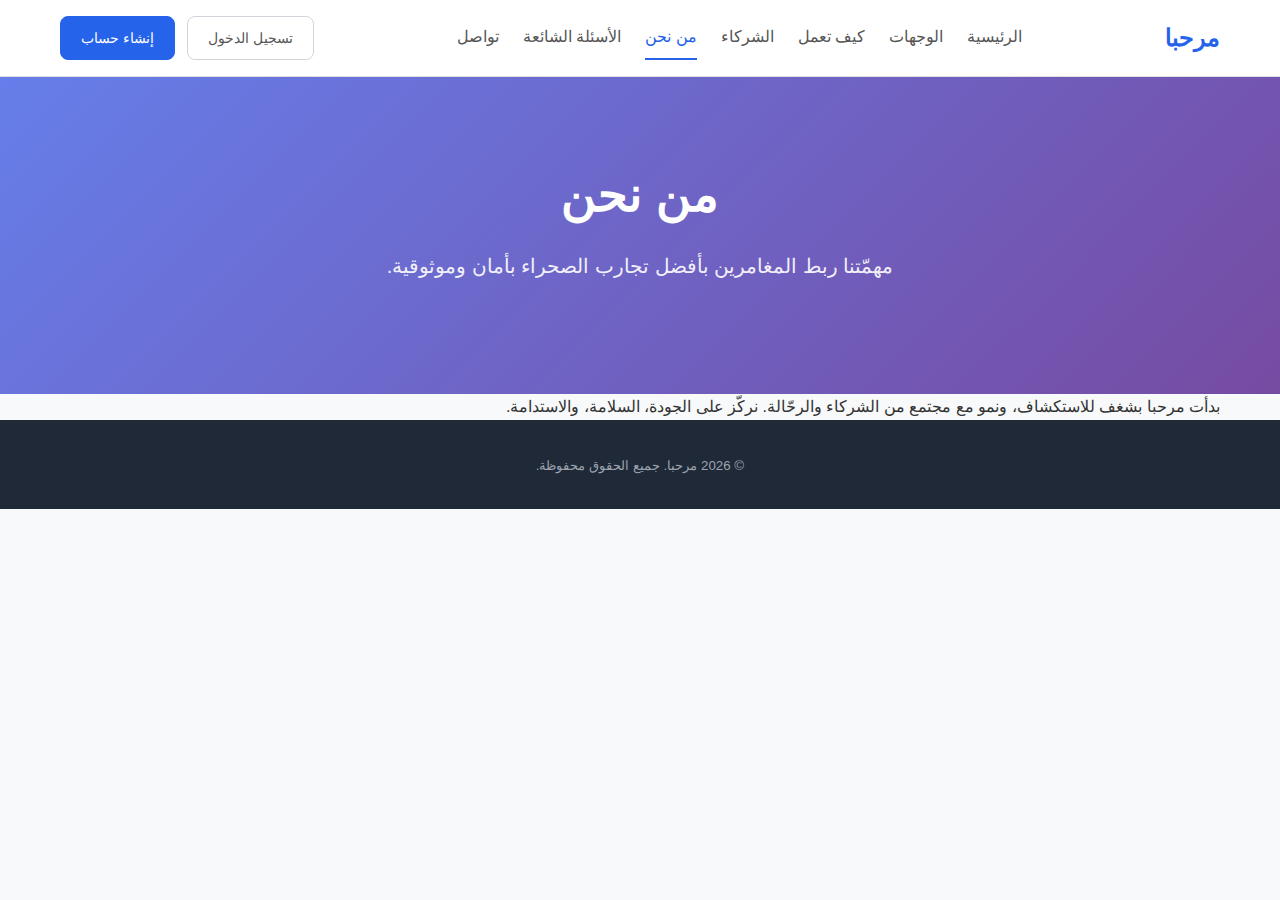
<file: site/about.html>
<!doctype html>
<html lang="ar" dir="rtl">
  <head>
    <meta charset="utf-8" />
    <meta name="viewport" content="width=device-width, initial-scale=1" />
    <title>من نحن — مرحبا</title>
    <link rel="stylesheet" href="./styles.css" />
  </head>
  <body>
    <header class="navbar">
      <div class="container" style="display:flex;align-items:center;justify-content:space-between;gap:12px;">
        <a href="./index.html" class="brand" data-i18n="brand.name">مرحبا</a>
        <nav class="inline-nav">
          <a href="./index.html" data-i18n="nav.home">الرئيسية</a>
          <a href="./destinations.html" data-i18n="nav.destinations">الوجهات</a>
          <a href="./how-it-works.html" data-i18n="nav.howItWorks">كيف تعمل</a>
          <a href="./partners.html" data-i18n="nav.partners">الشركاء</a>
          <a href="./about.html" data-i18n="nav.about" aria-current="page">من نحن</a>
          <a href="./faq.html" data-i18n="nav.faq">الأسئلة الشائعة</a>
          <a href="./contact.html" data-i18n="nav.contact">تواصل</a>
        </nav>
        <div class="buttons">
          <a class="btn btn--ghost" href="#" data-i18n="cta.signIn">تسجيل الدخول</a>
          <a class="btn btn--primary" href="#" data-i18n="cta.signUp">إنشاء حساب</a>
        </div>
      </div>
    </header>

    <section class="hero">
      <div class="container">
        <h1 data-i18n="page.about.title">من نحن</h1>
        <p class="lead" data-i18n="page.about.lead">مهمّتنا ربط المغامرين بأفضل تجارب الصحراء بأمان وموثوقية.</p>
      </div>
    </section>

    <main class="container">
      <p data-i18n="page.about.body">بدأت مرحبا بشغف للاستكشاف، ونمو مع مجتمع من الشركاء والرحّالة. نركّز على الجودة، السلامة، والاستدامة.</p>
    </main>

    <footer>
      <div class="container">
        <small data-i18n="footer.rights">© 2025 مرحبا. جميع الحقوق محفوظة.</small>
      </div>
    </footer>

    <script src="./scripts/i18n.js" data-i18n-auto data-locale="ar" data-path="./i18n/ar.json" defer></script>
  </body>
</html>
</file>
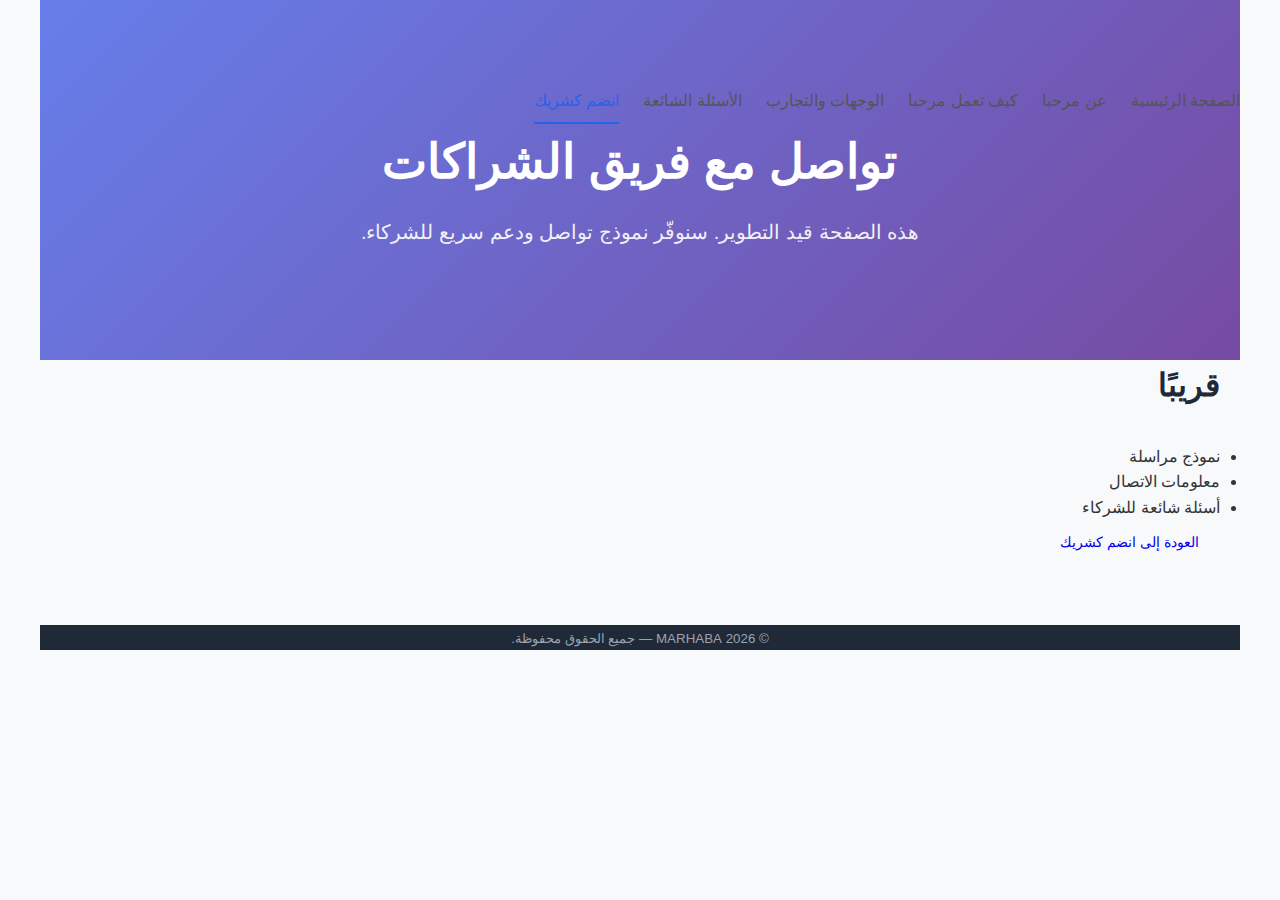
<file: site/contact.html>
<!doctype html>
<html lang="ar" dir="rtl">
  <head>
    <meta charset="utf-8" />
    <meta name="viewport" content="width=device-width, initial-scale=1" />
    <title>تواصل معنا — قريبًا</title>
    <meta name="description" content="نموذج تواصل فريق مرحبا — قريبًا." />
    <link rel="stylesheet" href="styles.css" />
  </head>
  <body>
    <header class="container hero">
      <nav class="inline-nav">
        <a href="./index.html">الصفحة الرئيسية</a>
        <a href="./about.html">عن مرحبا</a>
        <a href="./how-it-works.html">كيف تعمل مرحبا</a>
        <a href="./destinations.html">الوجهات والتجارب</a>
        <a href="./faq.html">الأسئلة الشائعة</a>
        <a href="./partners.html" aria-current="page">انضم كشريك</a>
      </nav>
      <h1>تواصل مع فريق الشراكات</h1>
      <p class="lead">هذه الصفحة قيد التطوير. سنوفّر نموذج تواصل ودعم سريع للشركاء.</p>
    </header>

    <main class="container">
      <section>
        <h2>قريبًا</h2>
        <ul>
          <li>نموذج مراسلة</li>
          <li>معلومات الاتصال</li>
          <li>أسئلة شائعة للشركاء</li>
        </ul>
        <div class="buttons">
          <a class="btn outline" href="./partners.html">العودة إلى انضم كشريك</a>
        </div>
      </section>
    </main>

    <footer class="container">
      <small>© <span id="y"></span> MARHABA — جميع الحقوق محفوظة.</small>
    </footer>

    <script>
      document.getElementById('y').textContent = new Date().getFullYear();
    </script>
  </body>
</html>
</file>
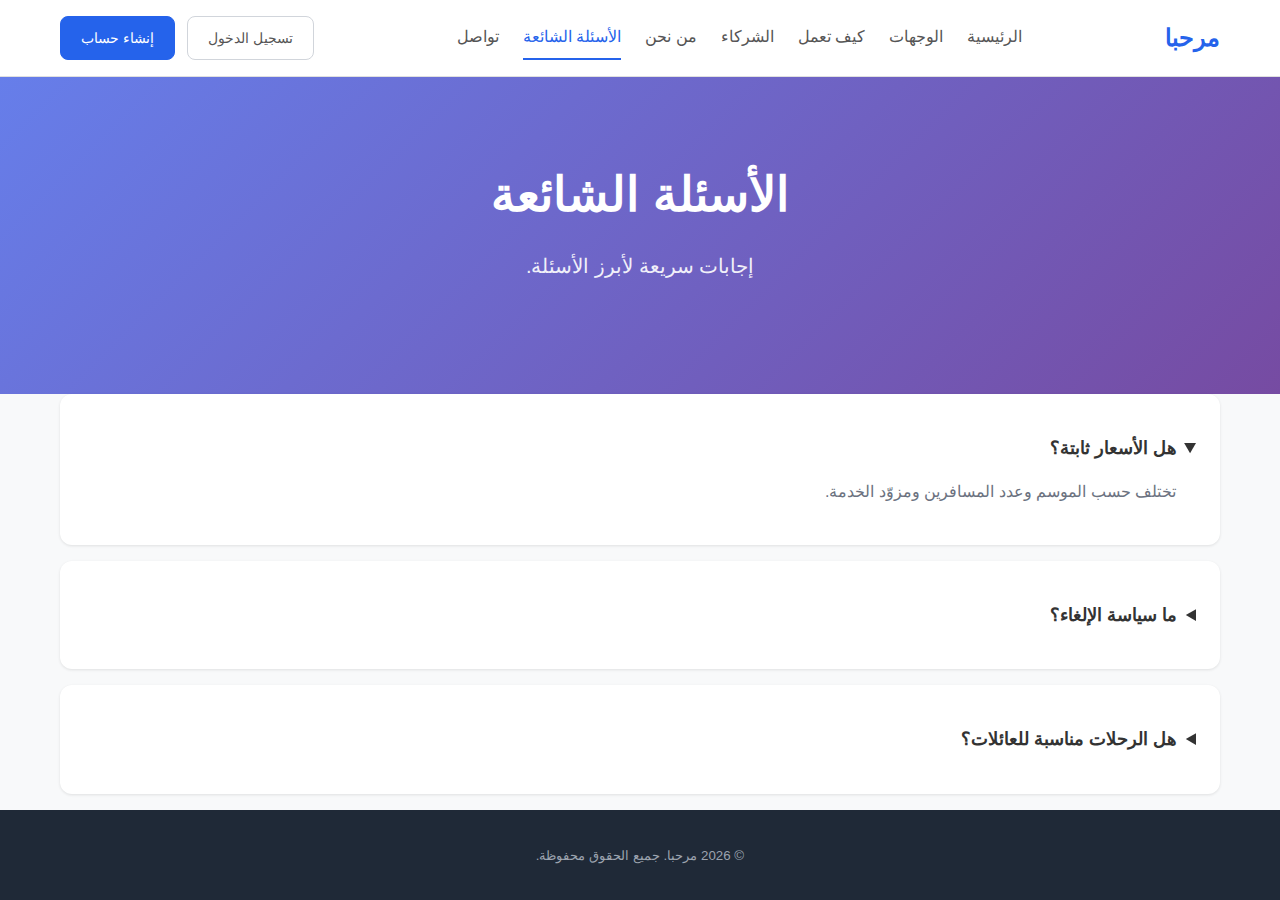
<file: site/faq.html>
<!doctype html>
<html lang="ar" dir="rtl">
  <head>
    <meta charset="utf-8" />
    <meta name="viewport" content="width=device-width, initial-scale=1" />
    <title>الأسئلة الشائعة — مرحبا</title>
    <link rel="stylesheet" href="./styles.css" />
  </head>
  <body>
    <header class="navbar">
      <div class="container" style="display:flex;align-items:center;justify-content:space-between;gap:12px;">
        <a href="./index.html" class="brand" data-i18n="brand.name">مرحبا</a>
        <nav class="inline-nav">
          <a href="./index.html" data-i18n="nav.home">الرئيسية</a>
          <a href="./destinations.html" data-i18n="nav.destinations">الوجهات</a>
          <a href="./how-it-works.html" data-i18n="nav.howItWorks">كيف تعمل</a>
          <a href="./partners.html" data-i18n="nav.partners">الشركاء</a>
          <a href="./about.html" data-i18n="nav.about">من نحن</a>
          <a href="./faq.html" data-i18n="nav.faq" aria-current="page">الأسئلة الشائعة</a>
          <a href="./contact.html" data-i18n="nav.contact">تواصل</a>
        </nav>
        <div class="buttons">
          <a class="btn btn--ghost" href="#" data-i18n="cta.signIn">تسجيل الدخول</a>
          <a class="btn btn--primary" href="#" data-i18n="cta.signUp">إنشاء حساب</a>
        </div>
      </div>
    </header>

    <section class="hero">
      <div class="container">
        <h1 data-i18n="page.faq.title">الأسئلة الشائعة</h1>
        <p class="lead" data-i18n="page.faq.lead">إجابات سريعة لأبرز الأسئلة.</p>
      </div>
    </section>

    <main class="container">
      <details class="card" open>
        <summary><strong data-i18n="faq.q1">هل الأسعار ثابتة؟</strong></summary>
        <p data-i18n="faq.a1">تختلف حسب الموسم وعدد المسافرين ومزوّد الخدمة.</p>
      </details>
      <details class="card">
        <summary><strong data-i18n="faq.q2">ما سياسة الإلغاء؟</strong></summary>
        <p data-i18n="faq.a2">يمكن الإلغاء حتى 48 ساعة قبل موعد الرحلة لاسترداد كامل.</p>
      </details>
      <details class="card">
        <summary><strong data-i18n="faq.q3">هل الرحلات مناسبة للعائلات؟</strong></summary>
        <p data-i18n="faq.a3">نعم، يوجد خيارات مناسبة لمختلف الأعمار والمستويات.</p>
      </details>
    </main>

    <footer>
      <div class="container">
        <small data-i18n="footer.rights">© 2025 مرحبا. جميع الحقوق محفوظة.</small>
      </div>
    </footer>

    <script src="./scripts/i18n.js" data-i18n-auto data-locale="ar" data-path="./i18n/ar.json" defer></script>
  </body>
</html>
</file>
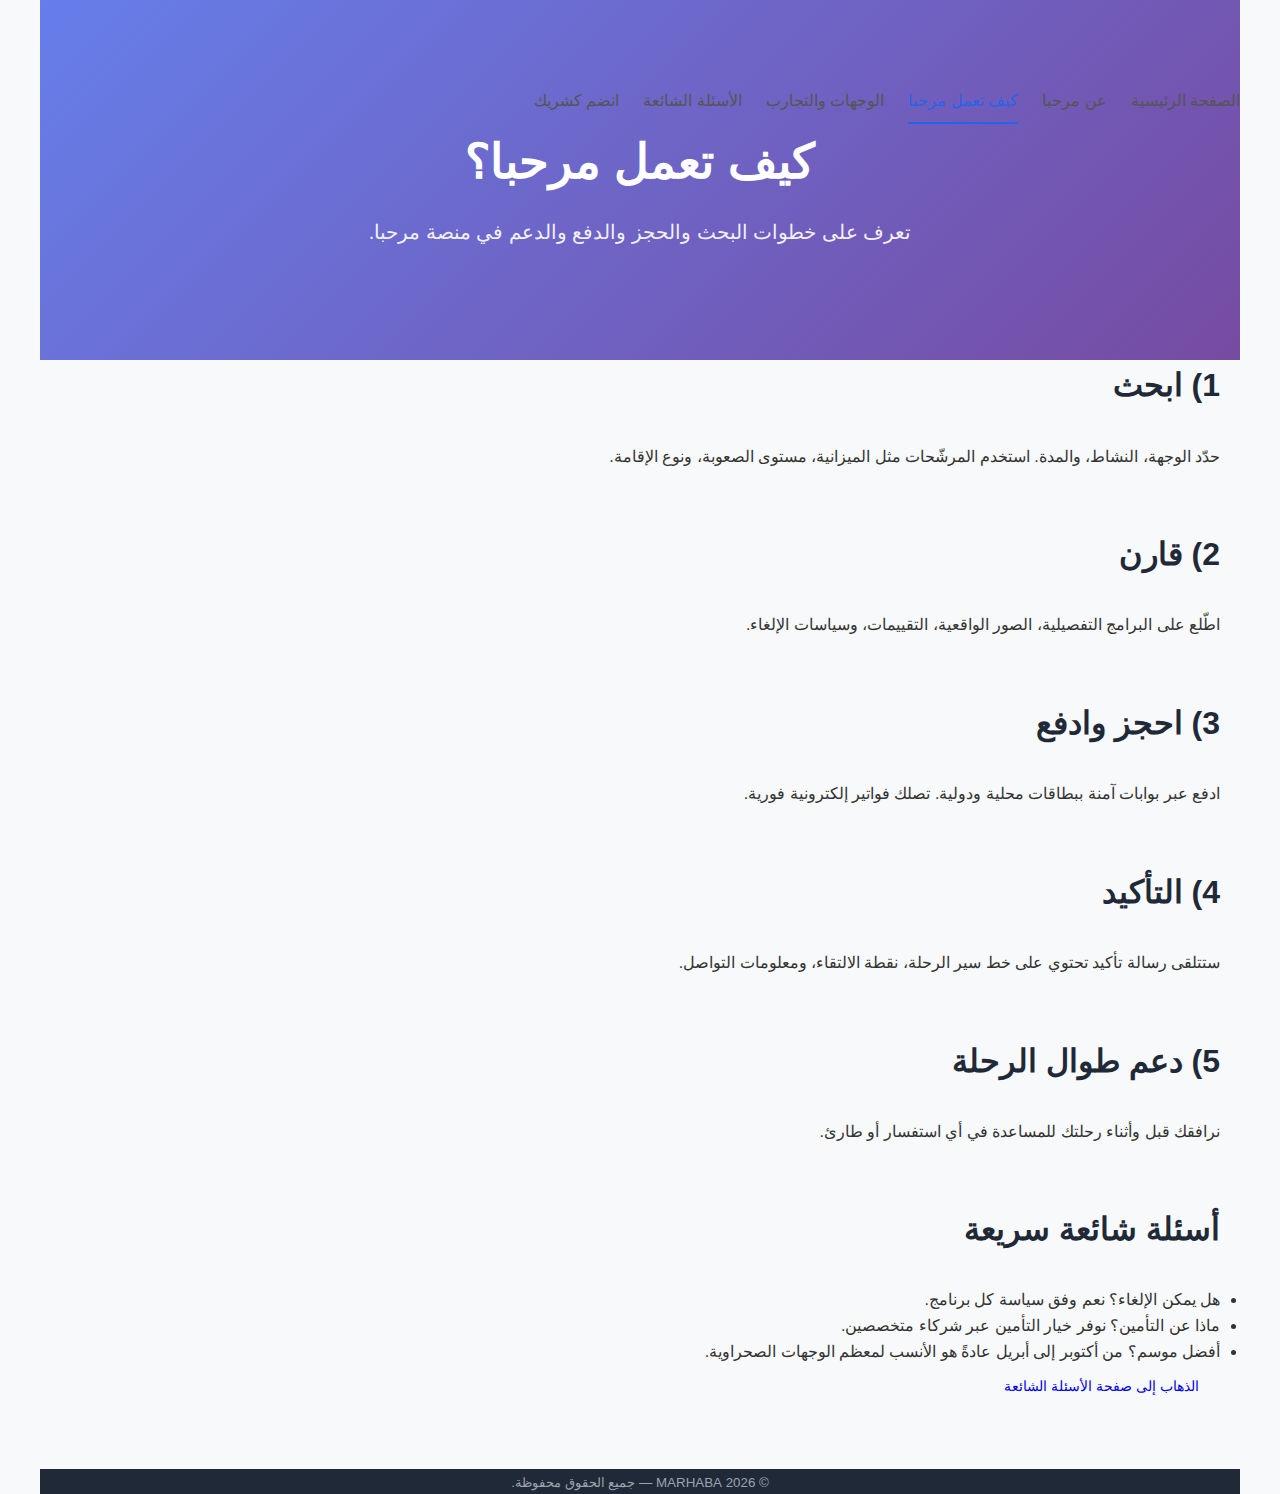
<file: site/how-it-works.html>
<!doctype html>
<html lang="ar" dir="rtl">
  <head>
    <meta charset="utf-8" />
    <meta name="viewport" content="width=device-width, initial-scale=1" />
    <title>كيف تعمل مرحبا</title>
    <meta name="description" content="تعرف على خطوات البحث والحجز والدفع والدعم في منصة مرحبا." />
    <link rel="stylesheet" href="styles.css" />
  </head>
  <body>
    <header class="container hero">
      <nav class="inline-nav">
        <a href="./index.html">الصفحة الرئيسية</a>
        <a href="./about.html">عن مرحبا</a>
        <a href="./how-it-works.html" aria-current="page">كيف تعمل مرحبا</a>
        <a href="./destinations.html">الوجهات والتجارب</a>
        <a href="./faq.html">الأسئلة الشائعة</a>
        <a href="./partners.html">انضم كشريك</a>
      </nav>
      <h1>كيف تعمل مرحبا؟</h1>
      <p class="lead">تعرف على خطوات البحث والحجز والدفع والدعم في منصة مرحبا.</p>
    </header>

    <main class="container">
      <section id="search">
        <h2>1) ابحث</h2>
        <p>حدّد الوجهة، النشاط، والمدة. استخدم المرشّحات مثل الميزانية، مستوى الصعوبة، ونوع الإقامة.</p>
      </section>

      <section id="compare">
        <h2>2) قارن</h2>
        <p>اطّلع على البرامج التفصيلية، الصور الواقعية، التقييمات، وسياسات الإلغاء.</p>
      </section>

      <section id="book-pay">
        <h2>3) احجز وادفع</h2>
        <p>ادفع عبر بوابات آمنة ببطاقات محلية ودولية. تصلك فواتير إلكترونية فورية.</p>
      </section>

      <section id="confirm">
        <h2>4) التأكيد</h2>
        <p>ستتلقى رسالة تأكيد تحتوي على خط سير الرحلة، نقطة الالتقاء، ومعلومات التواصل.</p>
      </section>

      <section id="support">
        <h2>5) دعم طوال الرحلة</h2>
        <p>نرافقك قبل وأثناء رحلتك للمساعدة في أي استفسار أو طارئ.</p>
      </section>

      <section id="faq">
        <h2>أسئلة شائعة سريعة</h2>
        <ul>
          <li>هل يمكن الإلغاء؟ نعم وفق سياسة كل برنامج.</li>
          <li>ماذا عن التأمين؟ نوفر خيار التأمين عبر شركاء متخصصين.</li>
          <li>أفضل موسم؟ من أكتوبر إلى أبريل عادةً هو الأنسب لمعظم الوجهات الصحراوية.</li>
        </ul>
        <div class="buttons">
          <a class="btn outline" href="./faq.html">الذهاب إلى صفحة الأسئلة الشائعة</a>
        </div>
      </section>
    </main>

    <footer class="container">
      <small>© <span id="y"></span> MARHABA — جميع الحقوق محفوظة.</small>
    </footer>

    <script>
      document.getElementById('y').textContent = new Date().getFullYear();
    </script>
  </body>
</html>
</file>
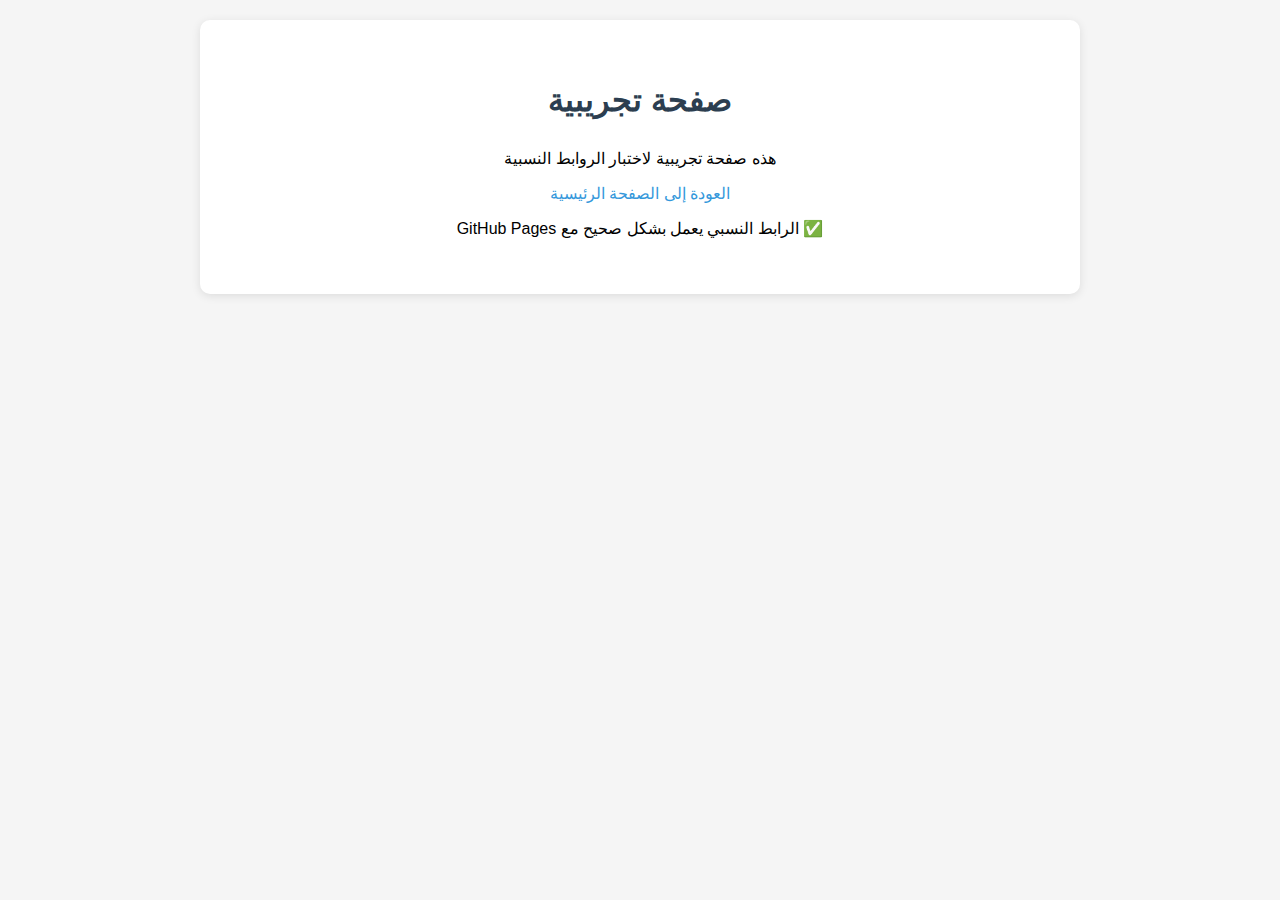
<file: site/page.html>
<!DOCTYPE html>
<html lang="ar" dir="rtl">
<head>
    <meta charset="UTF-8">
    <meta name="viewport" content="width=device-width, initial-scale=1.0">
    <title>صفحة تجريبية - MARHABA</title>
    <style>
        body {
            font-family: 'Segoe UI', Tahoma, Geneva, Verdana, sans-serif;
            margin: 0;
            padding: 20px;
            background-color: #f5f5f5;
            text-align: center;
        }
        .container {
            max-width: 800px;
            margin: 0 auto;
            background: white;
            padding: 40px;
            border-radius: 10px;
            box-shadow: 0 2px 10px rgba(0,0,0,0.1);
        }
        h1 {
            color: #2c3e50;
            margin-bottom: 30px;
        }
        a {
            color: #3498db;
            text-decoration: none;
        }
        a:hover {
            text-decoration: underline;
        }
    </style>
</head>
<body>
    <div class="container">
        <h1>صفحة تجريبية</h1>
        <p>هذه صفحة تجريبية لاختبار الروابط النسبية</p>
        
        <p><a href="./index.html">العودة إلى الصفحة الرئيسية</a></p>
        
        <p>✅ الرابط النسبي يعمل بشكل صحيح مع GitHub Pages</p>
    </div>
</body>
</html>
</file>
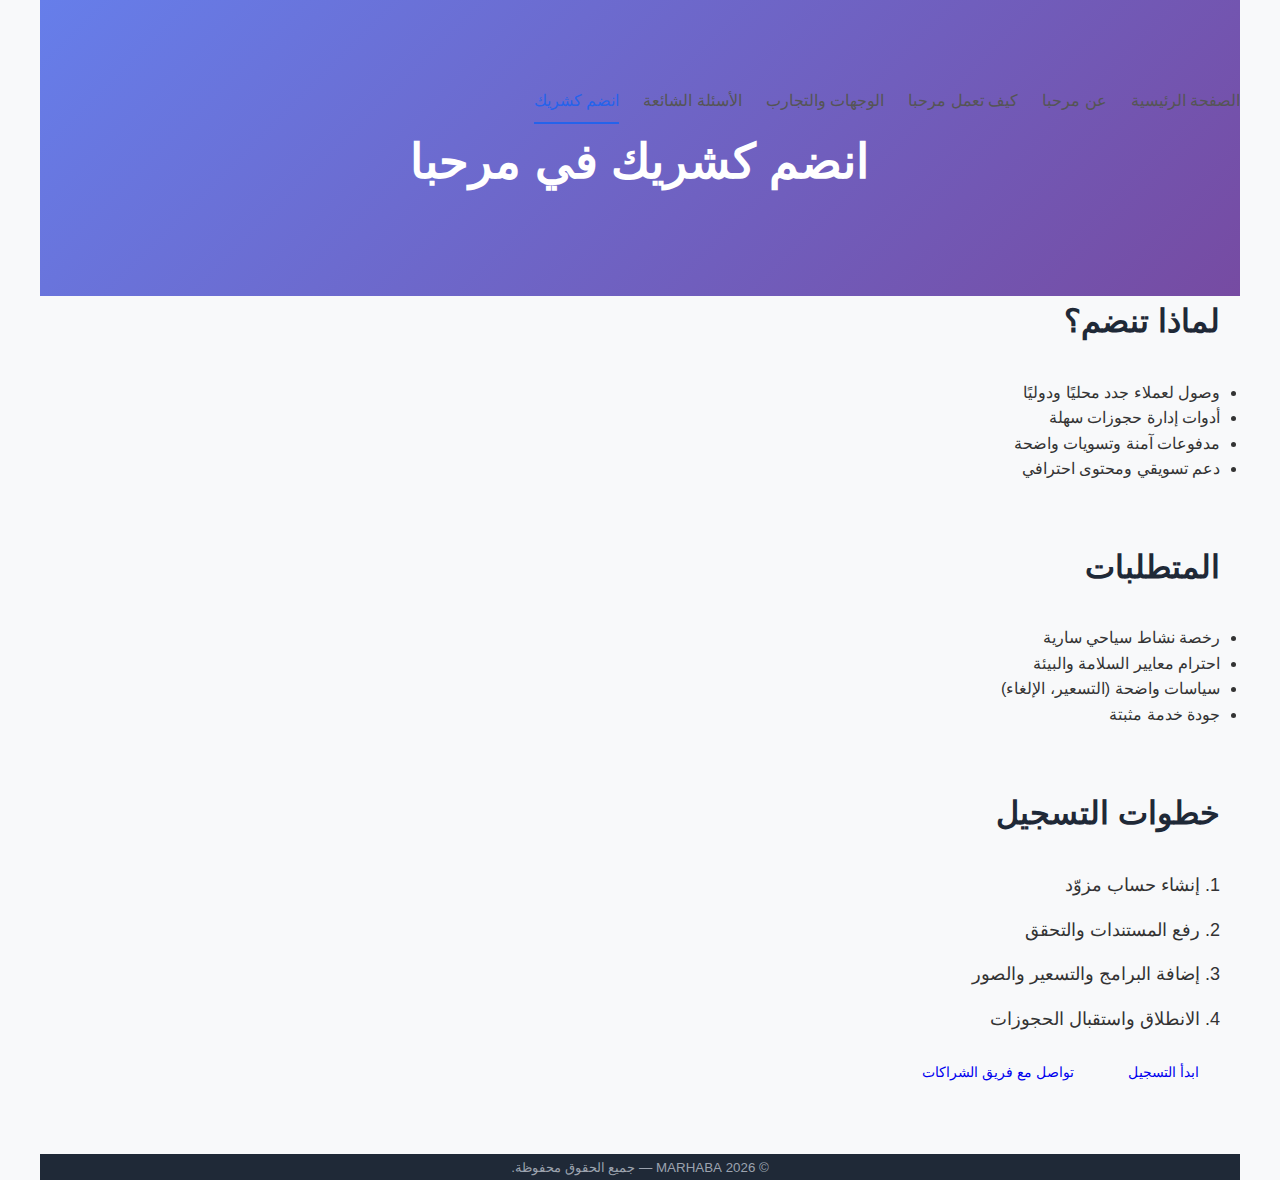
<file: site/partners.html>
<!doctype html>
<html lang="ar" dir="rtl">
  <head>
    <meta charset="utf-8" />
    <meta name="viewport" content="width=device-width, initial-scale=1" />
    <title>انضم كشريك</title>
    <meta name="description" content="معلومات للمؤسسات السياحية ومنظّمي الرحلات للانضمام إلى منصة مرحبا." />
    <link rel="stylesheet" href="styles.css" />
  </head>
  <body>
    <header class="container hero">
      <nav class="inline-nav">
        <a href="./index.html">الصفحة الرئيسية</a>
        <a href="./about.html">عن مرحبا</a>
        <a href="./how-it-works.html">كيف تعمل مرحبا</a>
        <a href="./destinations.html">الوجهات والتجارب</a>
        <a href="./faq.html">الأسئلة الشائعة</a>
        <a href="./partners.html" aria-current="page">انضم كشريك</a>
      </nav>
      <h1>انضم كشريك في مرحبا</h1>
    </header>

    <main class="container">
      <section id="why-partner">
        <h2>لماذا تنضم؟</h2>
        <ul>
          <li>وصول لعملاء جدد محليًا ودوليًا</li>
          <li>أدوات إدارة حجوزات سهلة</li>
          <li>مدفوعات آمنة وتسويات واضحة</li>
          <li>دعم تسويقي ومحتوى احترافي</li>
        </ul>
      </section>

      <section id="requirements">
        <h2>المتطلبات</h2>
        <ul>
          <li>رخصة نشاط سياحي سارية</li>
          <li>احترام معايير السلامة والبيئة</li>
          <li>سياسات واضحة (التسعير، الإلغاء)</li>
          <li>جودة خدمة مثبتة</li>
        </ul>
      </section>

      <section id="steps">
        <h2>خطوات التسجيل</h2>
        <ol>
          <li>إنشاء حساب مزوّد</li>
          <li>رفع المستندات والتحقق</li>
          <li>إضافة البرامج والتسعير والصور</li>
          <li>الانطلاق واستقبال الحجوزات</li>
        </ol>
        <div class="buttons">
          <a class="btn" href="./provider-signup.html">ابدأ التسجيل</a>
          <a class="btn outline" href="./contact.html">تواصل مع فريق الشراكات</a>
        </div>
      </section>
    </main>

    <footer class="container">
      <small>© <span id="y"></span> MARHABA — جميع الحقوق محفوظة.</small>
    </footer>

    <script>
      document.getElementById('y').textContent = new Date().getFullYear();
    </script>
  </body>
</html>
</file>
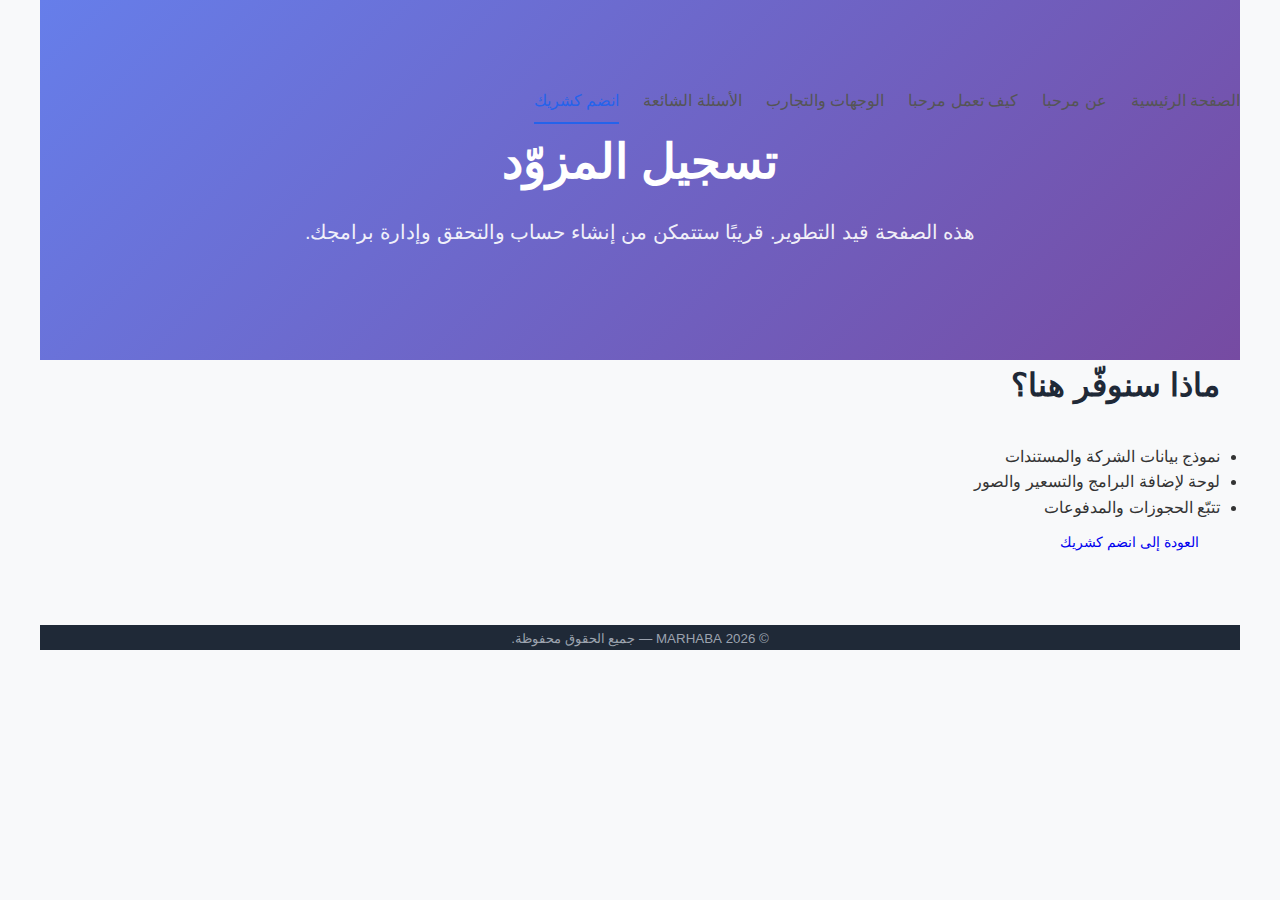
<file: site/provider-signup.html>
<!doctype html>
<html lang="ar" dir="rtl">
  <head>
    <meta charset="utf-8" />
    <meta name="viewport" content="width=device-width, initial-scale=1" />
    <title>تسجيل المزوّد — قريبًا</title>
    <meta name="description" content="نموذج تسجيل مزوّد مرحبا — قريبًا." />
    <link rel="stylesheet" href="styles.css" />
  </head>
  <body>
    <header class="container hero">
      <nav class="inline-nav">
        <a href="./index.html">الصفحة الرئيسية</a>
        <a href="./about.html">عن مرحبا</a>
        <a href="./how-it-works.html">كيف تعمل مرحبا</a>
        <a href="./destinations.html">الوجهات والتجارب</a>
        <a href="./faq.html">الأسئلة الشائعة</a>
        <a href="./partners.html" aria-current="page">انضم كشريك</a>
      </nav>
      <h1>تسجيل المزوّد</h1>
      <p class="lead">هذه الصفحة قيد التطوير. قريبًا ستتمكن من إنشاء حساب والتحقق وإدارة برامجك.</p>
    </header>

    <main class="container">
      <section>
        <h2>ماذا سنوفّر هنا؟</h2>
        <ul>
          <li>نموذج بيانات الشركة والمستندات</li>
          <li>لوحة لإضافة البرامج والتسعير والصور</li>
          <li>تتبّع الحجوزات والمدفوعات</li>
        </ul>
        <div class="buttons">
          <a class="btn outline" href="./partners.html">العودة إلى انضم كشريك</a>
        </div>
      </section>
    </main>

    <footer class="container">
      <small>© <span id="y"></span> MARHABA — جميع الحقوق محفوظة.</small>
    </footer>

    <script>
      document.getElementById('y').textContent = new Date().getFullYear();
    </script>
  </body>
</html>
</file>
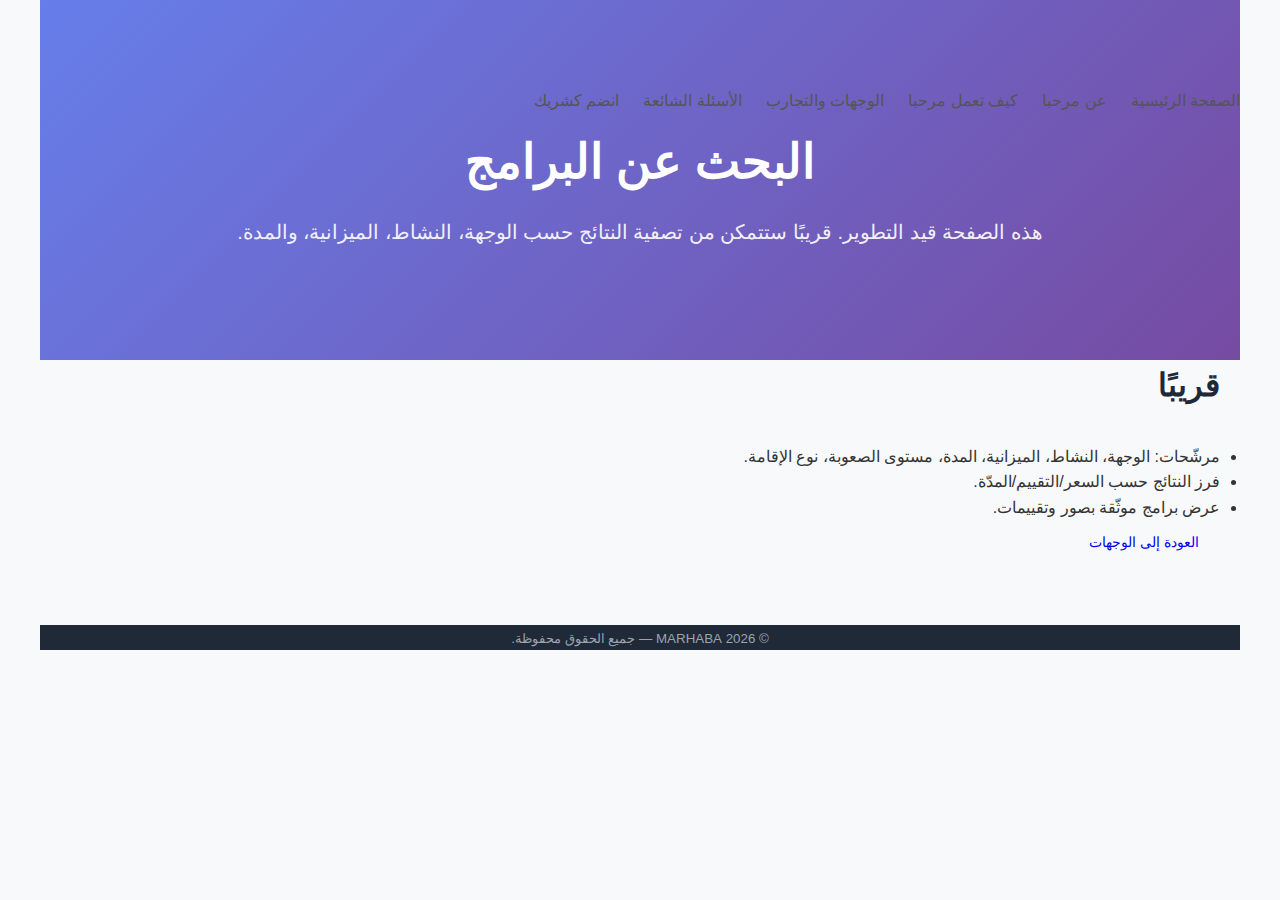
<file: site/search.html>
<!doctype html>
<html lang="ar" dir="rtl">
  <head>
    <meta charset="utf-8" />
    <meta name="viewport" content="width=device-width, initial-scale=1" />
    <title>البحث عن البرامج — مرحبا</title>
    <meta name="description" content="ابحث عن البرامج والرحلات الصحراوية في الجزائر. (صفحة قيد التطوير)" />
    <link rel="stylesheet" href="styles.css" />
  </head>
  <body>
    <header class="container hero">
      <nav class="inline-nav">
        <a href="./index.html">الصفحة الرئيسية</a>
        <a href="./about.html">عن مرحبا</a>
        <a href="./how-it-works.html">كيف تعمل مرحبا</a>
        <a href="./destinations.html">الوجهات والتجارب</a>
        <a href="./faq.html">الأسئلة الشائعة</a>
        <a href="./partners.html">انضم كشريك</a>
      </nav>
      <h1>البحث عن البرامج</h1>
      <p class="lead">هذه الصفحة قيد التطوير. قريبًا ستتمكن من تصفية النتائج حسب الوجهة، النشاط، الميزانية، والمدة.</p>
    </header>

    <main class="container">
      <section>
        <h2>قريبًا</h2>
        <ul>
          <li>مرشّحات: الوجهة، النشاط، الميزانية، المدة، مستوى الصعوبة، نوع الإقامة.</li>
          <li>فرز النتائج حسب السعر/التقييم/المدّة.</li>
          <li>عرض برامج موثّقة بصور وتقييمات.</li>
        </ul>
        <div class="buttons">
          <a class="btn outline" href="./destinations.html">العودة إلى الوجهات</a>
        </div>
      </section>
    </main>

    <footer class="container">
      <small>© <span id="y"></span> MARHABA — جميع الحقوق محفوظة.</small>
    </footer>

    <script>
      document.getElementById('y').textContent = new Date().getFullYear();
    </script>
  </body>
</html>
</file>
<file: site/styles.css>
/* Reset and base styles */
* {
  box-sizing: border-box;
  margin: 0;
  padding: 0;
}

html {
  font-family: 'Segoe UI', Tahoma, Geneva, Verdana, sans-serif;
  font-size: 16px;
  line-height: 1.6;
}

body {
  background-color: #f8f9fa;
  color: #333;
}

/* Container */
.container {
  max-width: 1200px;
  margin: 0 auto;
  padding: 0 20px;
}

/* Navigation */
.navbar {
  background-color: #fff;
  border-bottom: 1px solid #e0e0e0;
  padding: 16px 0;
  position: sticky;
  top: 0;
  z-index: 100;
}

.brand {
  font-size: 24px;
  font-weight: bold;
  text-decoration: none;
  color: #2563eb;
}

.inline-nav {
  display: flex;
  gap: 24px;
}

.inline-nav a {
  text-decoration: none;
  color: #555;
  font-weight: 500;
  padding: 8px 0;
  border-bottom: 2px solid transparent;
  transition: all 0.2s ease;
}

.inline-nav a:hover,
.inline-nav a[aria-current="page"] {
  color: #2563eb;
  border-bottom-color: #2563eb;
}

/* Buttons */
.buttons {
  display: flex;
  gap: 12px;
  align-items: center;
}

.btn {
  display: inline-flex;
  align-items: center;
  justify-content: center;
  padding: 10px 20px;
  border-radius: 8px;
  text-decoration: none;
  font-weight: 500;
  border: 1px solid transparent;
  cursor: pointer;
  transition: all 0.2s ease;
  font-size: 14px;
}

.btn--primary {
  background-color: #2563eb;
  color: white;
  border-color: #2563eb;
}

.btn--primary:hover {
  background-color: #1d4ed8;
  border-color: #1d4ed8;
}

.btn--secondary {
  background-color: #10b981;
  color: white;
  border-color: #10b981;
}

.btn--secondary:hover {
  background-color: #059669;
  border-color: #059669;
}

.btn--ghost {
  background-color: transparent;
  color: #555;
  border-color: #d1d5db;
}

.btn--ghost:hover {
  background-color: #f3f4f6;
  border-color: #9ca3af;
}

/* Hero section */
.hero {
  background: linear-gradient(135deg, #667eea 0%, #764ba2 100%);
  color: white;
  padding: 80px 0;
  text-align: center;
}

.hero h1 {
  font-size: 48px;
  font-weight: bold;
  margin-bottom: 16px;
}

.lead {
  font-size: 20px;
  margin-bottom: 32px;
  opacity: 0.9;
}

.hero .buttons {
  margin-bottom: 32px;
  justify-content: center;
}

/* Input */
.input {
  width: 100%;
  padding: 12px 16px;
  border: 1px solid #d1d5db;
  border-radius: 8px;
  font-size: 16px;
  transition: border-color 0.2s ease;
}

.input:focus {
  outline: none;
  border-color: #2563eb;
  box-shadow: 0 0 0 3px rgba(37, 99, 235, 0.1);
}

/* Main content */
main {
  padding: 60px 0;
}

main section {
  margin-bottom: 60px;
}

main h2 {
  font-size: 32px;
  margin-bottom: 32px;
  color: #1f2937;
}

/* Grid layout */
.grid {
  display: grid;
  gap: 24px;
}

.grid--3 {
  grid-template-columns: repeat(auto-fit, minmax(300px, 1fr));
}

/* Cards */
.card {
  background-color: white;
  border-radius: 12px;
  padding: 24px;
  box-shadow: 0 1px 3px rgba(0, 0, 0, 0.1);
  transition: transform 0.2s ease, box-shadow 0.2s ease;
}

.card:hover {
  transform: translateY(-2px);
  box-shadow: 0 4px 12px rgba(0, 0, 0, 0.15);
}

.card h3 {
  font-size: 20px;
  margin-bottom: 8px;
  color: #1f2937;
}

.card .muted {
  color: #6b7280;
  font-size: 14px;
  margin-bottom: 16px;
}

/* Trip card images */
.trip-card__image {
  width: 100%;
  height: 200px;
  object-fit: cover;
  border-radius: 8px;
}

/* Lists */
ol {
  padding-left: 20px;
}

ol li {
  margin-bottom: 16px;
  font-size: 18px;
}

/* Details/Summary (FAQ) */
details {
  margin-bottom: 16px;
}

details summary {
  cursor: pointer;
  padding: 16px 0;
  font-size: 18px;
}

details p {
  padding: 0 0 16px 20px;
  color: #6b7280;
}

/* Forms */
form label {
  display: block;
  margin-bottom: 16px;
}

form label span {
  display: block;
  margin-bottom: 8px;
  font-weight: 500;
  color: #374151;
}

textarea.input {
  resize: vertical;
  min-height: 120px;
}

/* Footer */
footer {
  background-color: #1f2937;
  color: #9ca3af;
  padding: 32px 0;
  text-align: center;
}

/* Responsive design */
@media (max-width: 768px) {
  .navbar .container {
    flex-direction: column;
    gap: 16px;
  }

  .inline-nav {
    flex-wrap: wrap;
    justify-content: center;
    gap: 16px;
  }

  .hero h1 {
    font-size: 36px;
  }

  .lead {
    font-size: 18px;
  }

  .buttons {
    flex-direction: column;
    align-items: stretch;
  }

  .grid--3 {
    grid-template-columns: 1fr;
  }
}

/* RTL support */
[dir="rtl"] .inline-nav {
  direction: rtl;
}

[dir="rtl"] ol {
  padding-right: 20px;
  padding-left: 0;
}

[dir="rtl"] details p {
  padding: 0 20px 16px 0;
}
</file>
